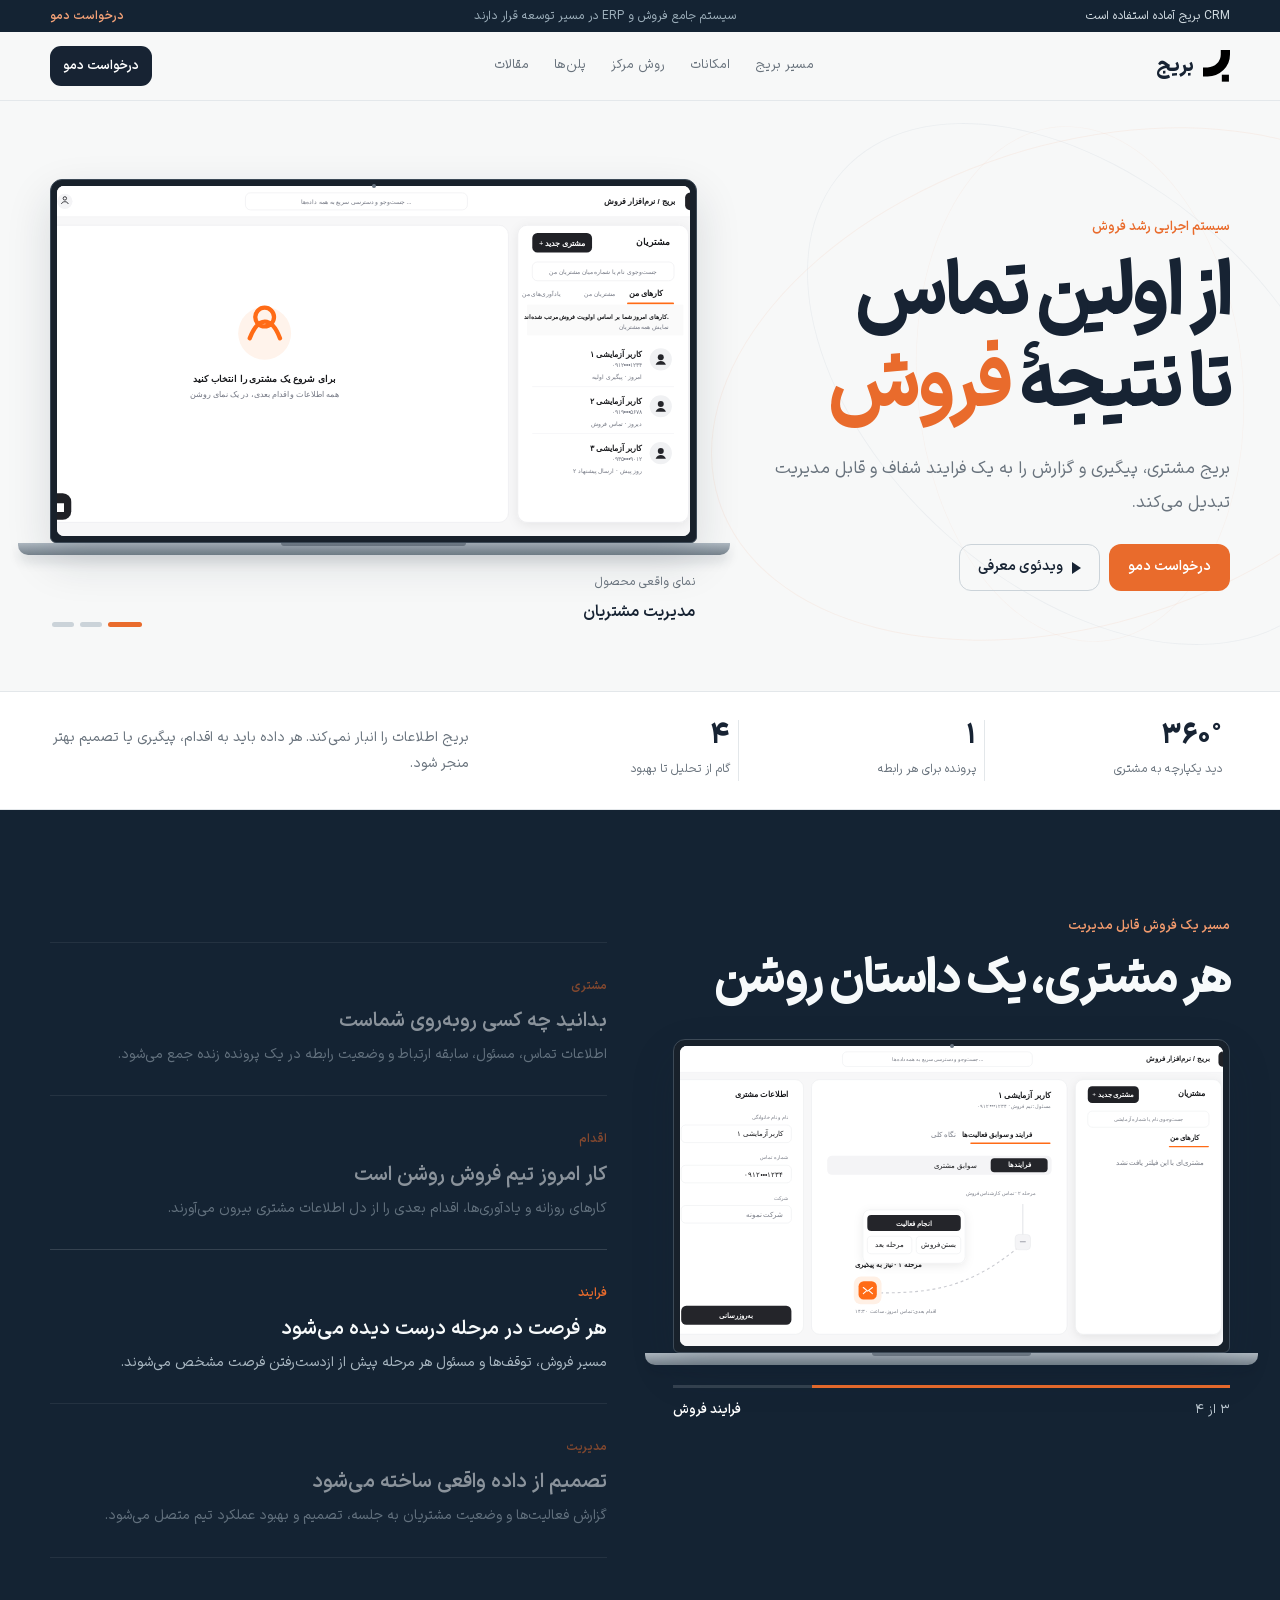
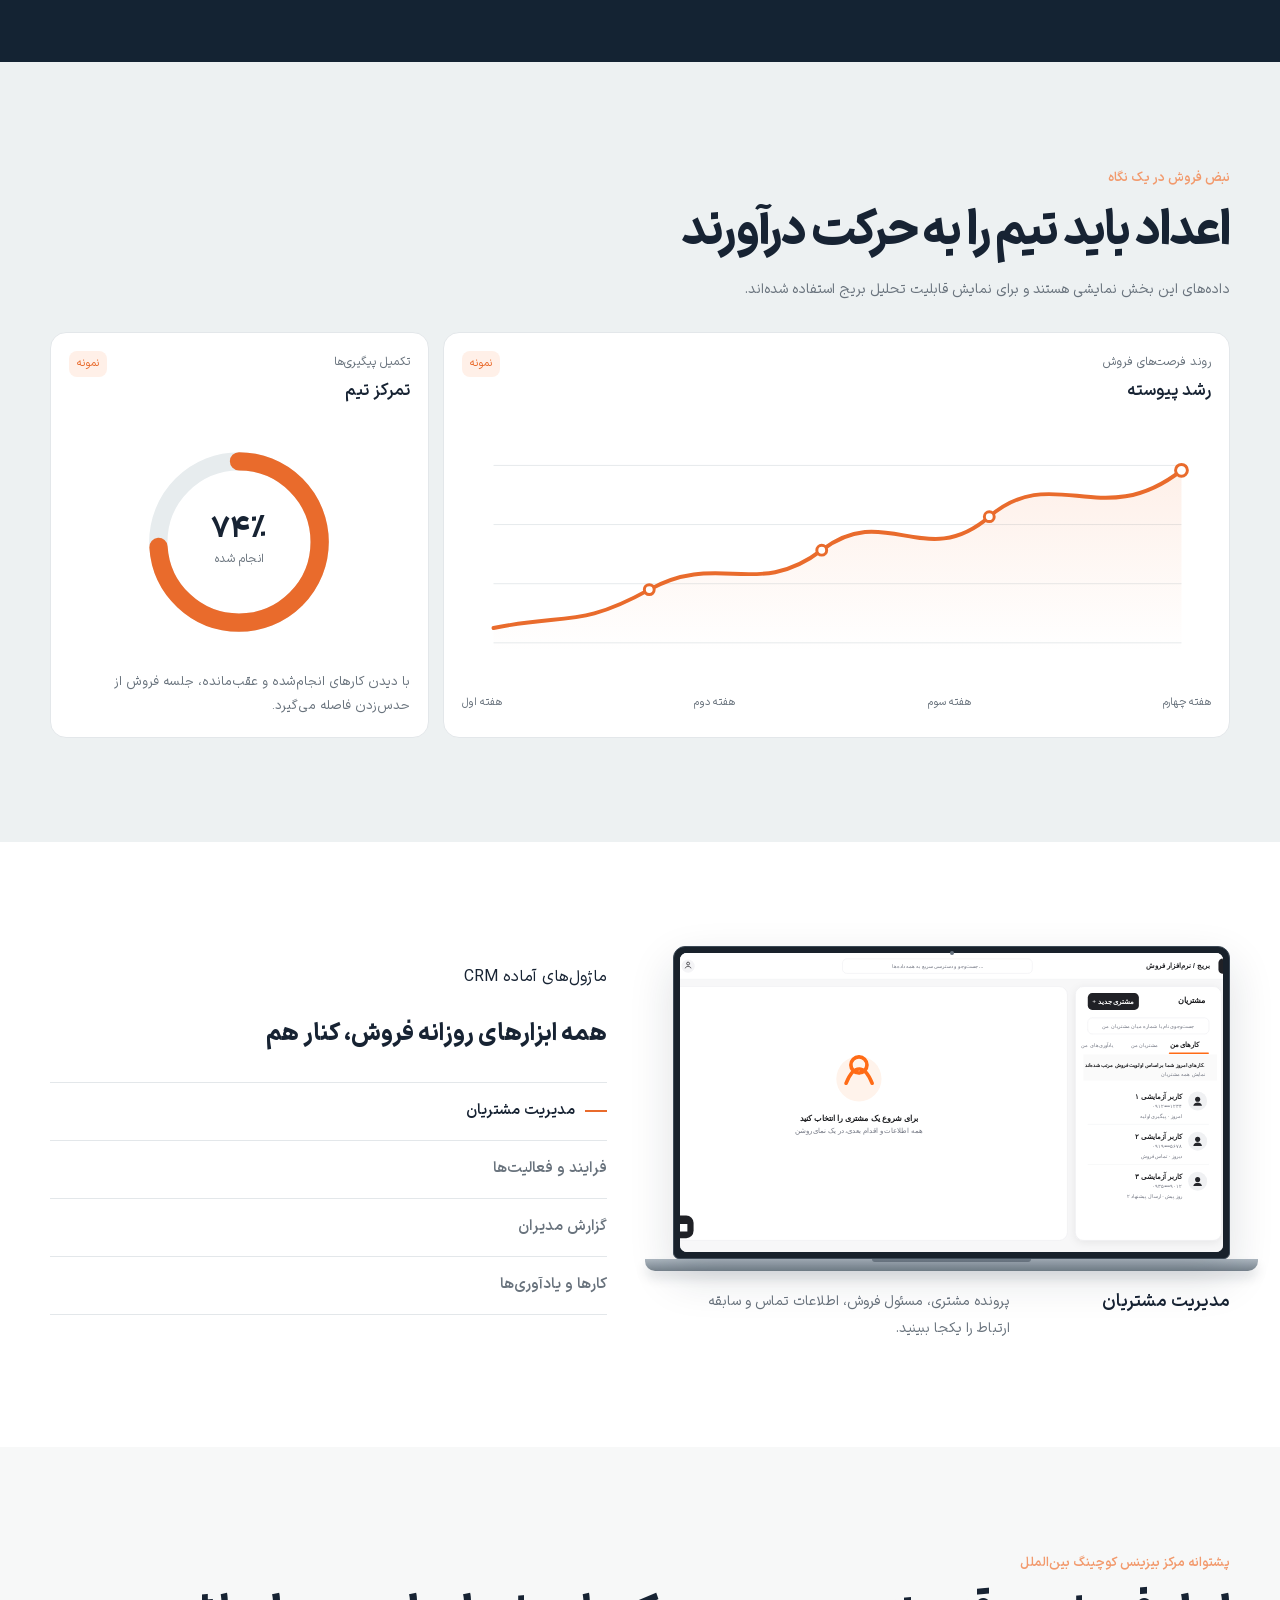
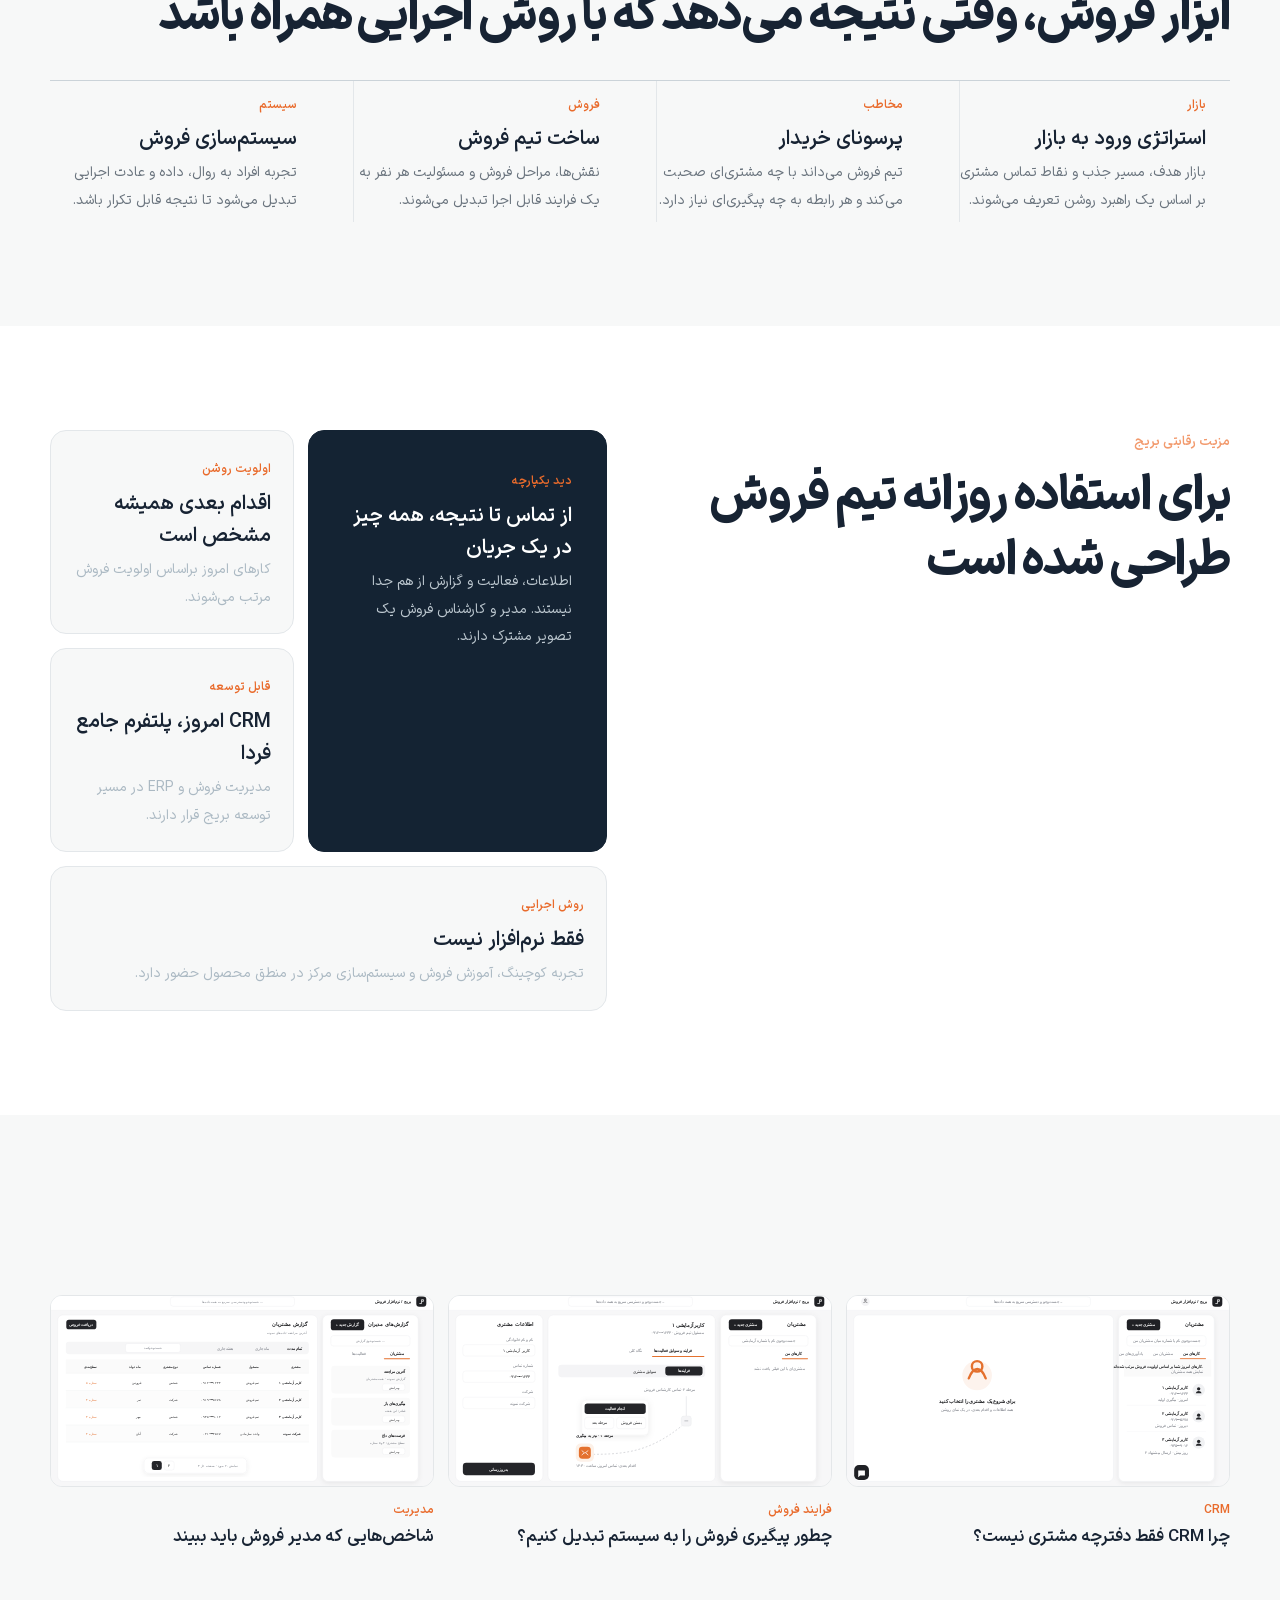
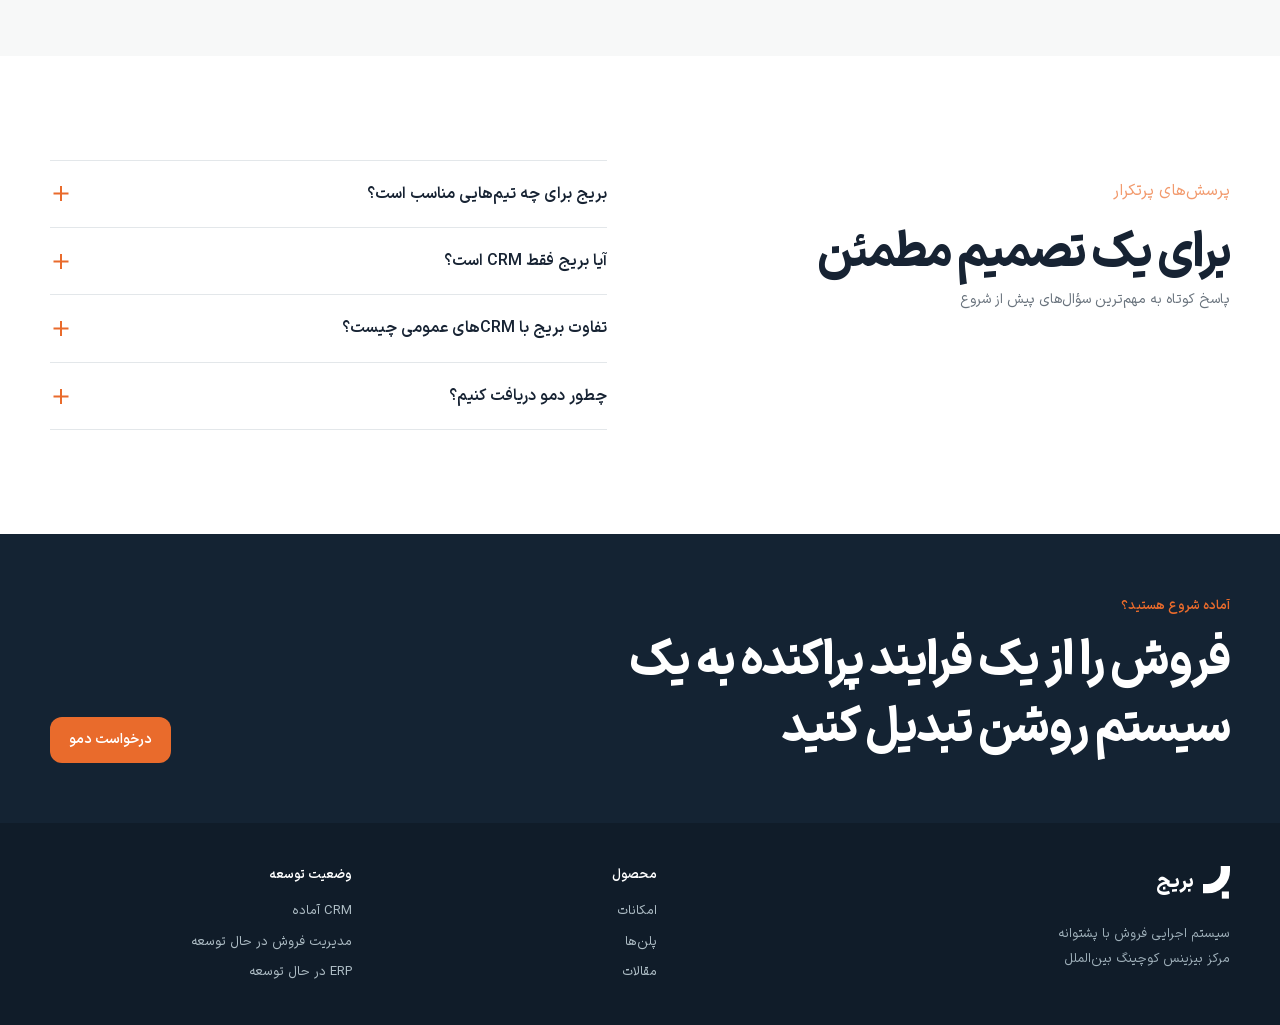
<file: index.html>
<!doctype html>
<html lang="fa" dir="rtl">
<head>
  <meta charset="utf-8">
  <meta name="viewport" content="width=device-width, initial-scale=1">
  <meta name="description" content="بریج، پلتفرم مدیریت ارتباط با مشتری و سیستم اجرایی فروش با پشتوانه مرکز بیزینس کوچینگ بین‌الملل.">
  <title>بریج | سیستم اجرایی فروش</title>
  <link rel="stylesheet" href="fonts.css?v=2">
  <link rel="stylesheet" href="bridge-v4.css?v=6">
  <link rel="icon" type="image/svg+xml" href="assets/bridge-logo.svg">
  <script>document.documentElement.classList.add('js')</script>
</head>
<body>
  <div class="scroll-progress" aria-hidden="true"></div>

  <div class="announcement">
    <div class="container announcement-inner">
      <span>CRM بریج آماده استفاده است</span>
      <span class="announcement-note">سیستم جامع فروش و ERP در مسیر توسعه قرار دارند</span>
      <a href="#demo">درخواست دمو</a>
    </div>
  </div>

  <header class="site-header">
    <div class="container nav-wrap">
      <a class="brand" href="#top" aria-label="بریج، صفحه اصلی">
        <span class="brand-mark" aria-hidden="true"><img src="assets/bridge-logo.svg" alt=""></span>
        <strong>بریج</strong>
      </a>
      <nav aria-label="منوی اصلی">
        <a href="#story">مسیر بریج</a>
        <a href="#modules">امکانات</a>
        <a href="#method">روش مرکز</a>
        <a href="pricing.html">پلن‌ها</a>
        <a href="articles.html">مقالات</a>
      </nav>
      <a class="nav-cta" href="#demo">درخواست دمو</a>
    </div>
  </header>

  <main>
    <section class="hero" id="top">
      <div class="hero-orbit" aria-hidden="true"><i></i><i></i><i></i></div>
      <div class="container hero-grid">
        <div class="hero-copy">
          <p class="hero-kicker">سیستم اجرایی رشد فروش</p>
          <h1><span>از اولین تماس</span><span>تا نتیجهٔ <em>فروش</em></span></h1>
          <p class="hero-lead">بریج مشتری، پیگیری و گزارش را به یک فرایند شفاف و قابل مدیریت تبدیل می‌کند.</p>
          <div class="hero-actions">
            <a class="button primary" href="#demo">درخواست دمو</a>
            <button class="button secondary" id="openVideo" type="button"><span class="play-icon" aria-hidden="true"></span> ویدئوی معرفی</button>
          </div>
        </div>

        <div class="hero-product" data-reveal>
          <div class="product-glow" aria-hidden="true"></div>
          <div class="macbook hero-macbook">
            <div class="macbook-lid">
              <span class="camera" aria-hidden="true"></span>
              <img id="heroImage" src="assets/bridge-crm-customers-demo.svg" alt="نمای آزمایشی مدیریت مشتریان در نرم‌افزار بریج">
            </div>
            <div class="macbook-base"><i></i></div>
          </div>
          <div class="slider-info">
            <div><small>نمای واقعی محصول</small><strong id="heroSlideTitle">مدیریت مشتریان</strong></div>
            <div class="slider-controls" aria-label="انتخاب تصویر محصول">
              <button class="slide-dot active" type="button" data-slide="0" aria-label="مدیریت مشتریان"></button>
              <button class="slide-dot" type="button" data-slide="1" aria-label="فرایند فروش"></button>
              <button class="slide-dot" type="button" data-slide="2" aria-label="گزارش‌های مدیریتی"></button>
            </div>
          </div>
        </div>
      </div>
    </section>

    <section class="proof-band" aria-label="ارزش‌های اصلی بریج">
      <div class="container proof-grid">
        <article data-reveal><strong data-count="360" data-suffix="°">۳۶۰°</strong><span>دید یکپارچه به مشتری</span></article>
        <article data-reveal><strong data-count="1">۱</strong><span>پرونده برای هر رابطه</span></article>
        <article data-reveal><strong data-count="4">۴</strong><span>گام از تحلیل تا بهبود</span></article>
        <p data-reveal>بریج اطلاعات را انبار نمی‌کند. هر داده باید به اقدام، پیگیری یا تصمیم بهتر منجر شود.</p>
      </div>
    </section>

    <section class="story section" id="story">
      <div class="container story-grid">
        <div class="story-stage">
          <div class="story-heading" data-reveal>
            <p>مسیر یک فروش قابل مدیریت</p>
            <h2>هر مشتری، یک داستان روشن</h2>
          </div>
          <div class="macbook story-macbook" data-reveal>
            <div class="macbook-lid">
              <span class="camera" aria-hidden="true"></span>
              <img id="storyImage" src="assets/bridge-crm-customers-demo.svg" alt="نمای آزمایشی مرحله فعال در بریج">
            </div>
            <div class="macbook-base"><i></i></div>
          </div>
          <div class="story-progress" aria-hidden="true"><span id="storyProgress"></span></div>
          <div class="story-status"><span id="storyNumber">۱ از ۴</span><strong id="storyLabel">شناخت مشتری</strong></div>
        </div>

        <div class="story-steps">
          <article class="story-step active" data-step="1" data-label="شناخت مشتری" data-image="assets/bridge-crm-customers-demo.svg">
            <span>مشتری</span>
            <h3>بدانید چه کسی روبه‌روی شماست</h3>
            <p>اطلاعات تماس، مسئول، سابقه ارتباط و وضعیت رابطه در یک پرونده زنده جمع می‌شود.</p>
          </article>
          <article class="story-step" data-step="2" data-label="اقدام بعدی" data-image="assets/bridge-crm-customers-demo.svg">
            <span>اقدام</span>
            <h3>کار امروز تیم فروش روشن است</h3>
            <p>کارهای روزانه و یادآوری‌ها، اقدام بعدی را از دل اطلاعات مشتری بیرون می‌آورند.</p>
          </article>
          <article class="story-step" data-step="3" data-label="فرایند فروش" data-image="assets/bridge-crm-workflow-demo.svg">
            <span>فرایند</span>
            <h3>هر فرصت در مرحله درست دیده می‌شود</h3>
            <p>مسیر فروش، توقف‌ها و مسئول هر مرحله پیش از ازدست‌رفتن فرصت مشخص می‌شوند.</p>
          </article>
          <article class="story-step" data-step="4" data-label="تصمیم مدیریتی" data-image="assets/bridge-crm-reports-demo.svg">
            <span>مدیریت</span>
            <h3>تصمیم از داده واقعی ساخته می‌شود</h3>
            <p>گزارش فعالیت‌ها و وضعیت مشتریان به جلسه، تصمیم و بهبود عملکرد تیم متصل می‌شود.</p>
          </article>
        </div>
      </div>
    </section>

    <section class="pulse section" id="pulse">
      <div class="container">
        <div class="section-copy" data-reveal>
          <p>نبض فروش در یک نگاه</p>
          <h2>اعداد باید تیم را به حرکت درآورند</h2>
          <span>داده‌های این بخش نمایشی هستند و برای نمایش قابلیت تحلیل بریج استفاده شده‌اند.</span>
        </div>
        <div class="pulse-grid">
          <article class="trend-card chart-card" data-chart data-reveal>
            <div class="chart-head"><div><small>روند فرصت‌های فروش</small><strong>رشد پیوسته</strong></div><span>نمونه</span></div>
            <svg class="line-chart" viewBox="0 0 760 260" role="img" aria-label="نمودار خطی نمونه رشد فرصت‌های فروش">
              <defs><linearGradient id="areaGradient" x1="0" y1="0" x2="0" y2="1"><stop offset="0" stop-color="#f36f2b" stop-opacity=".38"/><stop offset="1" stop-color="#f36f2b" stop-opacity="0"/></linearGradient></defs>
              <g class="chart-grid-lines"><path d="M32 40H730M32 100H730M32 160H730M32 220H730"/></g>
              <path class="trend-area" d="M32 205 C105 190 120 205 190 166 S300 176 365 126 S470 148 535 92 S650 108 730 45 L730 230 L32 230 Z"/>
              <path class="trend-line" pathLength="1" d="M32 205 C105 190 120 205 190 166 S300 176 365 126 S470 148 535 92 S650 108 730 45"/>
              <g class="chart-points"><circle cx="190" cy="166" r="5"/><circle cx="365" cy="126" r="5"/><circle cx="535" cy="92" r="5"/><circle cx="730" cy="45" r="6"/></g>
            </svg>
            <div class="chart-months"><span>هفته اول</span><span>هفته دوم</span><span>هفته سوم</span><span>هفته چهارم</span></div>
          </article>

          <article class="donut-card chart-card" data-chart data-reveal>
            <div class="chart-head"><div><small>تکمیل پیگیری‌ها</small><strong>تمرکز تیم</strong></div><span>نمونه</span></div>
            <div class="donut-wrap">
              <svg class="donut" viewBox="0 0 180 180" role="img" aria-label="نمودار دونات نمونه تکمیل پیگیری‌ها">
                <circle class="donut-track" cx="90" cy="90" r="66" pathLength="100"/>
                <circle class="donut-value" cx="90" cy="90" r="66" pathLength="100"/>
              </svg>
              <div><strong data-count="74" data-suffix="٪">۷۴٪</strong><span>انجام شده</span></div>
            </div>
            <p>با دیدن کارهای انجام‌شده و عقب‌مانده، جلسه فروش از حدس‌زدن فاصله می‌گیرد.</p>
          </article>
        </div>
      </div>
    </section>

    <section class="modules section" id="modules">
      <div class="container modules-layout">
        <div class="module-copy" data-reveal>
          <p>ماژول‌های آماده CRM</p>
          <h2>همه ابزارهای روزانه فروش، کنار هم</h2>
          <div class="module-tabs" role="tablist" aria-label="ماژول‌های بریج">
            <button class="module-tab active" type="button" role="tab" aria-selected="true" data-image="assets/bridge-crm-customers-demo.svg" data-title="مدیریت مشتریان" data-copy="پرونده مشتری، مسئول فروش، اطلاعات تماس و سابقه ارتباط را یکجا ببینید.">مدیریت مشتریان</button>
            <button class="module-tab" type="button" role="tab" aria-selected="false" data-image="assets/bridge-crm-workflow-demo.svg" data-title="فرایند و فعالیت‌ها" data-copy="مراحل فروش، اقدام بعدی و سابقه فعالیت‌ها را در یک مسیر روشن مدیریت کنید.">فرایند و فعالیت‌ها</button>
            <button class="module-tab" type="button" role="tab" aria-selected="false" data-image="assets/bridge-crm-reports-demo.svg" data-title="گزارش مدیران" data-copy="با فیلترهای کاربردی و گزارش‌های واقعی، عملکرد تیم و مشتریان را تحلیل کنید.">گزارش مدیران</button>
            <button class="module-tab" type="button" role="tab" aria-selected="false" data-image="assets/bridge-crm-customers-demo.svg" data-title="کارها و یادآوری‌ها" data-copy="اولویت‌های روزانه را ببینید و پیگیری هیچ مشتری را فراموش نکنید.">کارها و یادآوری‌ها</button>
          </div>
        </div>
        <div class="module-view" data-reveal>
          <div class="macbook module-macbook">
            <div class="macbook-lid">
              <span class="camera" aria-hidden="true"></span>
              <img id="moduleImage" src="assets/bridge-crm-customers-demo.svg" alt="نمای آزمایشی ماژول فعال بریج">
            </div>
            <div class="macbook-base"><i></i></div>
          </div>
          <div class="module-caption"><strong id="moduleTitle">مدیریت مشتریان</strong><p id="moduleCopy">پرونده مشتری، مسئول فروش، اطلاعات تماس و سابقه ارتباط را یکجا ببینید.</p></div>
        </div>
      </div>
    </section>

    <section class="method section" id="method">
      <div class="container">
        <div class="method-heading" data-reveal>
          <p>پشتوانه مرکز بیزینس کوچینگ بین‌الملل</p>
          <h2>ابزار فروش، وقتی نتیجه می‌دهد که با روش اجرایی همراه باشد</h2>
        </div>
        <div class="method-grid">
      <article data-reveal><span>بازار</span><h3>استراتژی ورود به بازار</h3><p>بازار هدف، مسیر جذب و نقاط تماس مشتری بر اساس یک راهبرد روشن تعریف می‌شوند.</p></article>
      <article data-reveal><span>مخاطب</span><h3>پرسونای خریدار</h3><p>تیم فروش می‌داند با چه مشتری‌ای صحبت می‌کند و هر رابطه به چه پیگیری‌ای نیاز دارد.</p></article>
      <article data-reveal><span>فروش</span><h3>ساخت تیم فروش</h3><p>نقش‌ها، مراحل فروش و مسئولیت هر نفر به یک فرایند قابل اجرا تبدیل می‌شوند.</p></article>
      <article data-reveal><span>سیستم</span><h3>سیستم‌سازی فروش</h3><p>تجربه افراد به روال، داده و عادت اجرایی تبدیل می‌شود تا نتیجه قابل تکرار باشد.</p></article>
        </div>
      </div>
    </section>

    <section class="advantages section">
      <div class="container advantages-layout">
        <div class="advantages-heading" data-reveal>
          <p>مزیت رقابتی بریج</p>
          <h2>برای استفاده روزانه تیم فروش طراحی شده است</h2>
        </div>
        <div class="advantage-grid">
          <article class="advantage-main" data-reveal><span>دید یکپارچه</span><h3>از تماس تا نتیجه، همه چیز در یک جریان</h3><p>اطلاعات، فعالیت و گزارش از هم جدا نیستند. مدیر و کارشناس فروش یک تصویر مشترک دارند.</p></article>
          <article data-reveal><span>اولویت روشن</span><h3>اقدام بعدی همیشه مشخص است</h3><p>کارهای امروز براساس اولویت فروش مرتب می‌شوند.</p></article>
          <article data-reveal><span>قابل توسعه</span><h3>CRM امروز، پلتفرم جامع فردا</h3><p>مدیریت فروش و ERP در مسیر توسعه بریج قرار دارند.</p></article>
          <article class="advantage-wide" data-reveal><span>روش اجرایی</span><h3>فقط نرم‌افزار نیست</h3><p>تجربه کوچینگ، آموزش فروش و سیستم‌سازی مرکز در منطق محصول حضور دارد.</p></article>
        </div>
      </div>
    </section>

    <section class="insights section">
      <div class="container">
        <div class="insights-heading" data-reveal><h2>دانش فروش و سیستم‌سازی</h2><a href="articles.html">مشاهده همه مقالات</a></div>
        <div class="insight-grid">
          <a href="articles.html" data-reveal><img src="assets/bridge-crm-customers-demo.svg" alt="نمای آزمایشی مدیریت مشتریان بریج"><span>CRM</span><h3>چرا CRM فقط دفترچه مشتری نیست؟</h3></a>
          <a href="articles.html" data-reveal><img src="assets/bridge-crm-workflow-demo.svg" alt="نمای آزمایشی فرایند فروش بریج"><span>فرایند فروش</span><h3>چطور پیگیری فروش را به سیستم تبدیل کنیم؟</h3></a>
          <a href="articles.html" data-reveal><img src="assets/bridge-crm-reports-demo.svg" alt="نمای آزمایشی گزارش‌های بریج"><span>مدیریت</span><h3>شاخص‌هایی که مدیر فروش باید ببیند</h3></a>
        </div>
      </div>
    </section>

    <section class="faq section">
      <div class="container faq-layout">
        <div data-reveal><p>پرسش‌های پرتکرار</p><h2>برای یک تصمیم مطمئن</h2><span>پاسخ کوتاه به مهم‌ترین سؤال‌های پیش از شروع</span></div>
        <div class="faq-list" data-reveal>
          <details><summary>بریج برای چه تیم‌هایی مناسب است؟<i></i></summary><p>برای تیم‌های فروش کوچک و متوسط و مدیرانی که می‌خواهند مشتری، اقدام و عملکرد را یکپارچه ببینند.</p></details>
          <details><summary>آیا بریج فقط CRM است؟<i></i></summary><p>نسخه CRM آماده است و سیستم جامع مدیریت فروش و ERP در مسیر توسعه قرار دارند.</p></details>
          <details><summary>تفاوت بریج با CRMهای عمومی چیست؟<i></i></summary><p>بریج ابزار روزانه فروش را به منطق تحلیل، هدف‌گذاری و سیستم‌سازی مرکز متصل می‌کند.</p></details>
          <details><summary>چطور دمو دریافت کنیم؟<i></i></summary><p>درخواست خود را ثبت کنید تا دموی متناسب با فرایند فروش شما ارائه شود.</p></details>
        </div>
      </div>
    </section>

    <section class="final-cta" id="demo">
      <div class="container final-cta-inner" data-reveal>
        <div><p>آماده شروع هستید؟</p><h2>فروش را از یک فرایند پراکنده به یک سیستم روشن تبدیل کنید</h2></div>
        <a class="button primary" href="mailto:hello@ibcbridgeai.org">درخواست دمو</a>
      </div>
    </section>
  </main>

  <footer>
    <div class="container footer-grid">
      <div><a class="brand footer-brand" href="#top"><span class="brand-mark" aria-hidden="true"><img src="assets/bridge-logo.svg" alt=""></span><strong>بریج</strong></a><p>سیستم اجرایی فروش با پشتوانه مرکز بیزینس کوچینگ بین‌الملل</p></div>
      <div><strong>محصول</strong><a href="#modules">امکانات</a><a href="pricing.html">پلن‌ها</a><a href="articles.html">مقالات</a></div>
      <div><strong>وضعیت توسعه</strong><span>CRM آماده</span><span>مدیریت فروش در حال توسعه</span><span>ERP در حال توسعه</span></div>
    </div>
  </footer>

  <dialog class="video-dialog" id="videoDialog" aria-labelledby="videoTitle">
    <button class="dialog-close" id="closeVideo" type="button" aria-label="بستن ویدئو">×</button>
    <div class="video-placeholder"><span class="play-large" aria-hidden="true"></span><h2 id="videoTitle">ویدئوی معرفی بریج</h2><p>فایل ویدئوی نهایی در این قاب قرار می‌گیرد.</p></div>
  </dialog>

  <button class="back-to-top" type="button" aria-label="بازگشت به بالای صفحه" title="بازگشت به بالا">↑</button>

  <script src="bridge-v3.js"></script>
  <script src="back-to-top.js"></script>
</body>
</html>
</file>
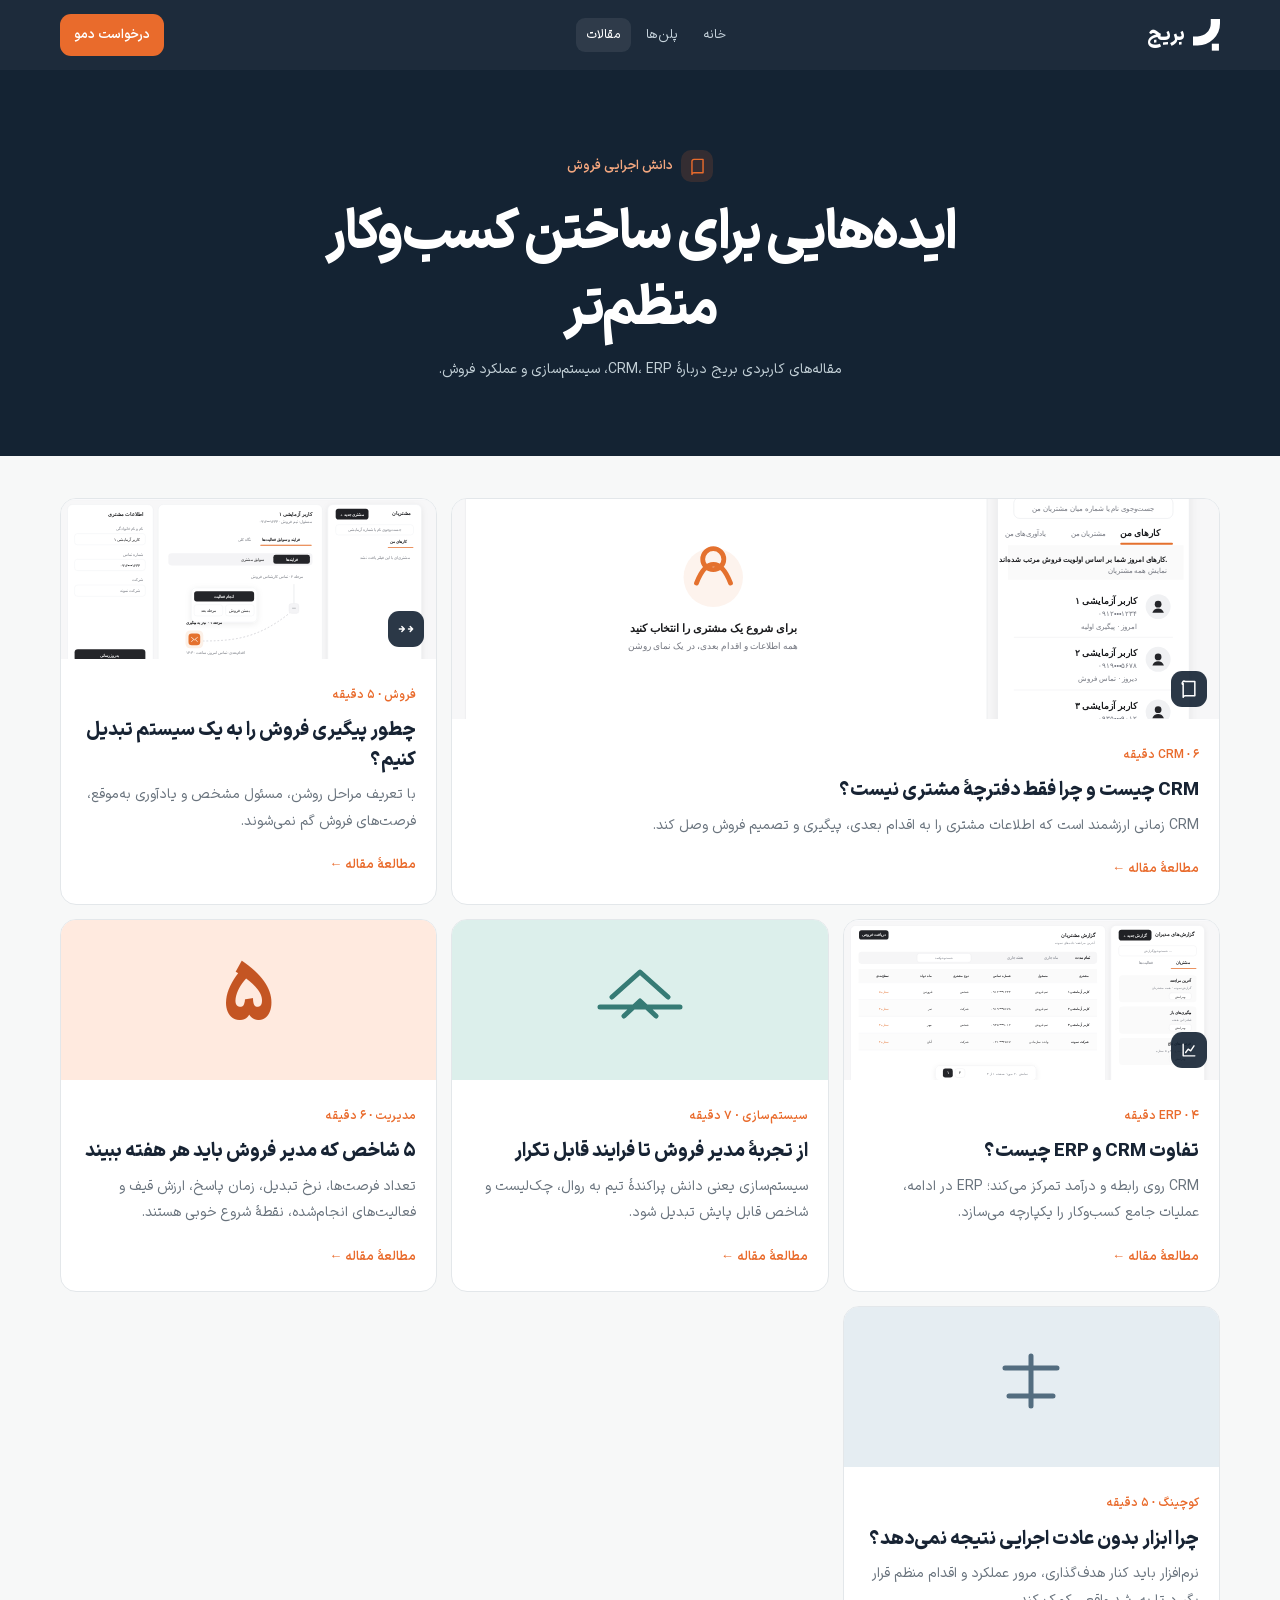
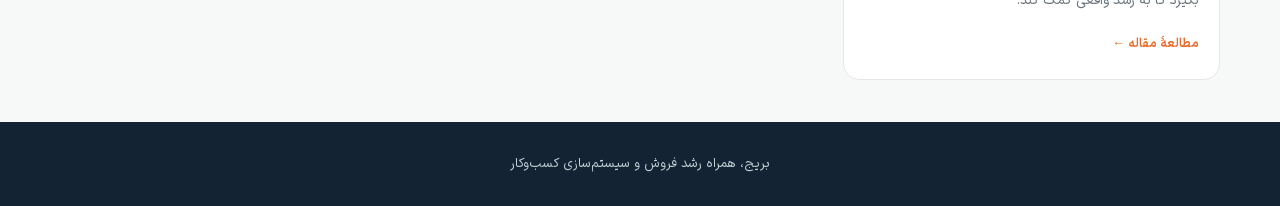
<file: articles.html>
<!doctype html>
<html lang="fa" dir="rtl">
<head><meta charset="utf-8"><meta name="viewport" content="width=device-width,initial-scale=1"><title>مقالات بریج | فروش، CRM و ERP</title><link rel="stylesheet" href="fonts.css?v=2"><link rel="stylesheet" href="pages-v2.css?v=3"><link rel="icon" type="image/svg+xml" href="assets/bridge-logo.svg"></head>
<body>
<header><a class="brand" href="index.html"><span class="brand-mark" aria-hidden="true"><img src="assets/bridge-logo.svg" alt=""></span>بریج</a><nav><a href="index.html">خانه</a><a href="pricing.html">پلن‌ها</a><a class="active" href="articles.html">مقالات</a></nav><a class="cta" href="index.html#demo">درخواست دمو</a></header>
<main><section class="page-hero articles-hero"><div class="hero-kicker"><span class="hero-icon"><svg viewBox="0 0 24 24"><path d="M5 5.5A2.5 2.5 0 0 1 7.5 3H19v17H7.5A2.5 2.5 0 0 0 5 22V5.5ZM5 5.5V19" fill="none" stroke="currentColor" stroke-width="1.8" stroke-linecap="round" stroke-linejoin="round"/></svg></span>دانش اجرایی فروش</div><h1>ایده‌هایی برای ساختن کسب‌وکار منظم‌تر</h1><p>مقاله‌های کاربردی بریج دربارهٔ CRM، ERP، سیستم‌سازی و عملکرد فروش.</p></section><section class="article-grid"><article class="article-card featured-article"><div class="article-image"><img src="assets/bridge-crm-customers-demo.svg" alt="نمای آزمایشی مدیریت مشتریان در بریج"><span class="article-icon"><svg viewBox="0 0 24 24"><path d="M5 18.5V6.8A1.8 1.8 0 0 1 7.5 3H19v17H7.5A2.5 2.5 0 0 0 5 22V5.5ZM5 5.5V19" fill="none" stroke="currentColor" stroke-width="1.8" stroke-linecap="round" stroke-linejoin="round"/></svg></span></div><div class="article-body"><span>CRM · ۶ دقیقه</span><h2>CRM چیست و چرا فقط دفترچهٔ مشتری نیست؟</h2><p>CRM زمانی ارزشمند است که اطلاعات مشتری را به اقدام بعدی، پیگیری و تصمیم فروش وصل کند.</p><a href="#">مطالعهٔ مقاله <b>←</b></a></div></article><article class="article-card"><div class="article-image"><img src="assets/bridge-crm-workflow-demo.svg" alt="نمای آزمایشی فرایند فروش در بریج"><span class="article-icon"><svg viewBox="0 0 24 24"><path d="M4 12h5m6 0h5M7 9l3 3-3 3m10-6 3 3-3 3" fill="none" stroke="currentColor" stroke-width="1.7" stroke-linecap="round" stroke-linejoin="round"/></svg></span></div><div class="article-body"><span>فروش · ۵ دقیقه</span><h2>چطور پیگیری فروش را به یک سیستم تبدیل کنیم؟</h2><p>با تعریف مراحل روشن، مسئول مشخص و یادآوری به‌موقع، فرصت‌های فروش گم نمی‌شوند.</p><a href="#">مطالعهٔ مقاله <b>←</b></a></div></article><article class="article-card"><div class="article-image"><img src="assets/bridge-crm-reports-demo.svg" alt="نمای آزمایشی گزارش‌های مدیریتی بریج"><span class="article-icon"><svg viewBox="0 0 24 24"><path d="M5 19V5m0 14h14M8 15l3-4 3 2 4-6" fill="none" stroke="currentColor" stroke-width="1.7" stroke-linecap="round" stroke-linejoin="round"/></svg></span></div><div class="article-body"><span>ERP · ۴ دقیقه</span><h2>تفاوت CRM و ERP چیست؟</h2><p>CRM روی رابطه و درآمد تمرکز می‌کند؛ ERP در ادامه، عملیات جامع کسب‌وکار را یکپارچه می‌سازد.</p><a href="#">مطالعهٔ مقاله <b>←</b></a></div></article><article class="article-card"><div class="article-image tint-teal"><span class="big-mark"><svg viewBox="0 0 100 70"><path d="M10 48h80M22 38l28-25 28 25M34 57l16-15 16 15" fill="none" stroke="currentColor" stroke-width="5" stroke-linecap="round" stroke-linejoin="round"/></svg></span></div><div class="article-body"><span>سیستم‌سازی · ۷ دقیقه</span><h2>از تجربهٔ مدیر فروش تا فرایند قابل تکرار</h2><p>سیستم‌سازی یعنی دانش پراکندهٔ تیم به روال، چک‌لیست و شاخص قابل پایش تبدیل شود.</p><a href="#">مطالعهٔ مقاله <b>←</b></a></div></article><article class="article-card"><div class="article-image tint-orange"><span class="big-number">۵</span></div><div class="article-body"><span>مدیریت · ۶ دقیقه</span><h2>۵ شاخص که مدیر فروش باید هر هفته ببیند</h2><p>تعداد فرصت‌ها، نرخ تبدیل، زمان پاسخ، ارزش قیف و فعالیت‌های انجام‌شده، نقطهٔ شروع خوبی هستند.</p><a href="#">مطالعهٔ مقاله <b>←</b></a></div></article><article class="article-card"><div class="article-image tint-blue"><span class="big-mark"><svg viewBox="0 0 100 70"><path d="M50 10v50M24 22h52M28 50h44" fill="none" stroke="currentColor" stroke-width="5" stroke-linecap="round"/></svg></span></div><div class="article-body"><span>کوچینگ · ۵ دقیقه</span><h2>چرا ابزار بدون عادت اجرایی نتیجه نمی‌دهد؟</h2><p>نرم‌افزار باید کنار هدف‌گذاری، مرور عملکرد و اقدام منظم قرار بگیرد تا به رشد واقعی کمک کند.</p><a href="#">مطالعهٔ مقاله <b>←</b></a></div></article></section></main><footer>بریج، همراه رشد فروش و سیستم‌سازی کسب‌وکار</footer>
<button class="back-to-top" type="button" aria-label="بازگشت به بالای صفحه" title="بازگشت به بالا">↑</button><script src="back-to-top.js"></script>
</body></html>
</file>
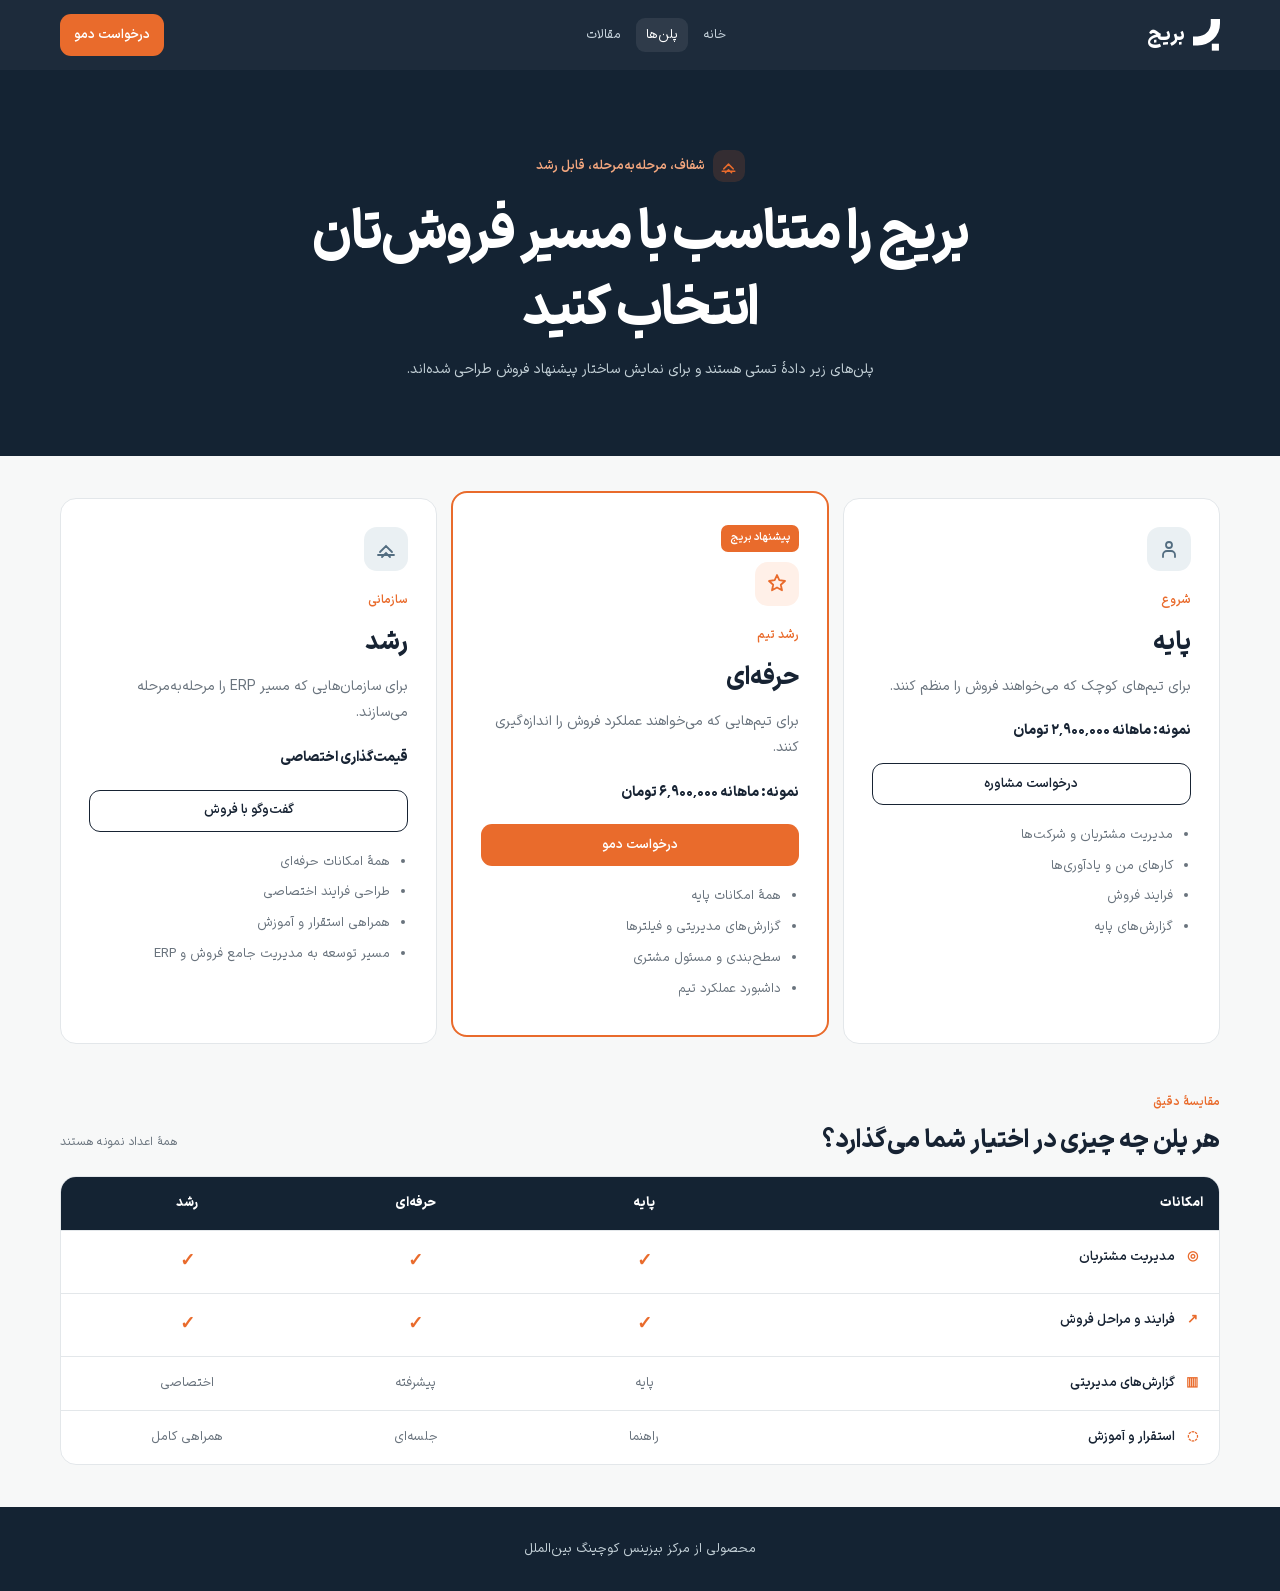
<file: pricing.html>
<!doctype html>
<html lang="fa" dir="rtl">
<head><meta charset="utf-8"><meta name="viewport" content="width=device-width,initial-scale=1"><title>پلن‌ها و مقایسه امکانات | بریج</title><link rel="stylesheet" href="fonts.css?v=2"><link rel="stylesheet" href="pages-v2.css?v=3"><link rel="icon" type="image/svg+xml" href="assets/bridge-logo.svg"></head>
<body>
<header><a class="brand" href="index.html"><span class="brand-mark" aria-hidden="true"><img src="assets/bridge-logo.svg" alt=""></span>بریج</a><nav><a href="index.html">خانه</a><a class="active" href="pricing.html">پلن‌ها</a><a href="articles.html">مقالات</a></nav><a class="cta" href="index.html#demo">درخواست دمو</a></header>
<main>
  <section class="page-hero pricing-hero"><div class="hero-kicker"><span class="hero-icon"><svg viewBox="0 0 24 24"><path d="M4 18h16M6 15l6-6 6 6M8 20l4-4 4 4" fill="none" stroke="currentColor" stroke-width="1.8" stroke-linecap="round" stroke-linejoin="round"/></svg></span>شفاف، مرحله‌به‌مرحله، قابل رشد</div><h1>بریج را متناسب با مسیر فروش‌تان انتخاب کنید</h1><p>پلن‌های زیر دادهٔ تستی هستند و برای نمایش ساختار پیشنهاد فروش طراحی شده‌اند.</p></section>
  <section class="plans"><article class="plan"><div class="plan-icon"><svg viewBox="0 0 24 24"><path d="M6 20v-2a4 4 0 0 1 4-4h4a4 4 0 0 1 4 4v2M12 11a3 3 0 1 0 0-6 3 3 0 0 0 0 6Z" fill="none" stroke="currentColor" stroke-width="1.8" stroke-linecap="round"/></svg></div><span class="tag">شروع</span><h2>پایه</h2><p>برای تیم‌های کوچک که می‌خواهند فروش را منظم کنند.</p><strong>نمونه: ماهانه ۲٬۹۰۰٬۰۰۰ تومان</strong><a class="outline" href="index.html#demo">درخواست مشاوره</a><ul><li>مدیریت مشتریان و شرکت‌ها</li><li>کارهای من و یادآوری‌ها</li><li>فرایند فروش</li><li>گزارش‌های پایه</li></ul></article><article class="plan featured"><div class="plan-ribbon">پیشنهاد بریج</div><div class="plan-icon orange"><svg viewBox="0 0 24 24"><path d="m12 3 2.3 5.2L20 9l-4.2 3.7 1.2 5.6-5-2.8-5 2.8 1.2-5.6L4 9l5.7-.8L12 3Z" fill="none" stroke="currentColor" stroke-width="1.8" stroke-linejoin="round"/></svg></div><span class="tag">رشد تیم</span><h2>حرفه‌ای</h2><p>برای تیم‌هایی که می‌خواهند عملکرد فروش را اندازه‌گیری کنند.</p><strong>نمونه: ماهانه ۶٬۹۰۰٬۰۰۰ تومان</strong><a class="solid" href="index.html#demo">درخواست دمو</a><ul><li>همهٔ امکانات پایه</li><li>گزارش‌های مدیریتی و فیلترها</li><li>سطح‌بندی و مسئول مشتری</li><li>داشبورد عملکرد تیم</li></ul></article><article class="plan"><div class="plan-icon"><svg viewBox="0 0 24 24"><path d="M4 18h16M6 15l6-6 6 6M8 20l4-4 4 4" fill="none" stroke="currentColor" stroke-width="1.8" stroke-linecap="round"/></svg></div><span class="tag">سازمانی</span><h2>رشد</h2><p>برای سازمان‌هایی که مسیر ERP را مرحله‌به‌مرحله می‌سازند.</p><strong>قیمت‌گذاری اختصاصی</strong><a class="outline" href="index.html#demo">گفت‌وگو با فروش</a><ul><li>همهٔ امکانات حرفه‌ای</li><li>طراحی فرایند اختصاصی</li><li>همراهی استقرار و آموزش</li><li>مسیر توسعه به مدیریت جامع فروش و ERP</li></ul></article></section>
  <section class="compare"><div class="compare-head"><div><span class="tag">مقایسهٔ دقیق</span><h2>هر پلن چه چیزی در اختیار شما می‌گذارد؟</h2></div><span class="compare-note">همهٔ اعداد نمونه هستند</span></div><div class="table"><div class="tr head"><b>امکانات</b><b>پایه</b><b>حرفه‌ای</b><b>رشد</b></div><div class="tr"><span><i class="row-icon">◎</i>مدیریت مشتریان</span><span class="yes">✓</span><span class="yes">✓</span><span class="yes">✓</span></div><div class="tr"><span><i class="row-icon">↗</i>فرایند و مراحل فروش</span><span class="yes">✓</span><span class="yes">✓</span><span class="yes">✓</span></div><div class="tr"><span><i class="row-icon">▥</i>گزارش‌های مدیریتی</span><span>پایه</span><span>پیشرفته</span><span>اختصاصی</span></div><div class="tr"><span><i class="row-icon">◌</i>استقرار و آموزش</span><span>راهنما</span><span>جلسه‌ای</span><span>همراهی کامل</span></div></div></section>
</main><footer>محصولی از مرکز بیزینس کوچینگ بین‌الملل</footer><button class="back-to-top" type="button" aria-label="بازگشت به بالای صفحه" title="بازگشت به بالا">↑</button><script src="back-to-top.js"></script>
</body></html>
</file>
<file: fonts.css>
@font-face {
  font-family: "BridgeIRANSansX";
  src: url("assets/fonts/IRANSansXFaNum-Regular.woff2?v=2") format("woff2");
  font-style: normal;
  font-weight: 400;
  font-display: swap;
}

@font-face {
  font-family: "BridgeIRANSansX";
  src: url("assets/fonts/IRANSansXFaNum-DemiBold.woff2?v=2") format("woff2");
  font-style: normal;
  font-weight: 600;
  font-display: swap;
}

@font-face {
  font-family: "BridgeIRANSansX";
  src: url("assets/fonts/IRANSansXFaNum-ExtraBold.woff2?v=2") format("woff2");
  font-style: normal;
  font-weight: 800;
  font-display: swap;
}
</file>
<file: bridge-v4.css>
:root {
  --paper: #f7f8f8;
  --surface: #ffffff;
  --ink: #172333;
  --muted: #69737d;
  --line: #e3e7ea;
  --line-strong: #cbd3d9;
  --accent: #e96b2c;
  --accent-soft: #fff0e8;
  --night: #142333;
  --ease: cubic-bezier(.2, .75, .25, 1);
  --radius: 16px;
}

* { box-sizing: border-box; }
html { scroll-behavior: smooth; }
body {
  margin: 0;
  color: var(--ink);
  background: var(--paper);
  font-family: "BridgeIRANSansX", Tahoma, sans-serif;
  font-size: 16px;
  font-weight: 400;
  line-height: 1.9;
  text-rendering: optimizeLegibility;
  -webkit-font-smoothing: antialiased;
}

button, a { font-family: inherit; }
a { color: inherit; text-decoration: none; }
button { font: inherit; }
img { display: block; max-width: 100%; }
.container { width: min(100% - 32px, 1180px); margin-inline: auto; }
.scroll-progress { position: fixed; inset: 0 0 auto; z-index: 20; height: 3px; background: var(--accent); transform: scaleX(0); transform-origin: right; pointer-events: none; }
.back-to-top { position: fixed; inset-inline-start: 17px; bottom: 17px; z-index: 25; display: grid; place-items: center; width: 43px; height: 43px; padding: 0; color: #fff; background: var(--ink); border: 1px solid rgba(255,255,255,.16); border-radius: 13px; box-shadow: 0 10px 24px rgba(20,35,51,.17); cursor: pointer; font-size: 23px; line-height: 1; opacity: 0; transform: translateY(10px); pointer-events: none; transition: opacity .25s ease, transform .25s var(--ease), background .25s ease; }
.back-to-top.is-visible { opacity: 1; transform: none; pointer-events: auto; }
.back-to-top:hover, .back-to-top:focus-visible { background: var(--accent); }
.back-to-top:focus-visible { outline: 3px solid rgba(233,107,44,.28); outline-offset: 3px; }

.announcement { display: none; }
.site-header {
  position: sticky;
  top: 0;
  z-index: 10;
  background: rgba(247, 248, 248, .94);
  border-bottom: 1px solid rgba(227, 231, 234, .94);
  backdrop-filter: blur(16px);
}
.nav-wrap { display: grid; grid-template-columns: 1fr auto; align-items: center; gap: 10px 18px; padding-block: 12px; }
.brand { display: inline-flex; align-items: center; gap: 9px; width: fit-content; font-size: 20px; font-weight: 800; }
.brand-mark { display: inline-flex; align-items: center; justify-content: center; width: 27px; height: 33px; flex: 0 0 auto; }
.brand-mark img { display: block; width: 100%; height: 100%; object-fit: contain; }
.site-header nav { grid-column: 1 / -1; display: flex; gap: 7px; min-width: 0; overflow-x: auto; padding: 1px 0 3px; scrollbar-width: none; }
.site-header nav::-webkit-scrollbar { display: none; }
.site-header nav a { flex: 0 0 auto; padding: 5px 10px; color: var(--muted); font-size: 13px; white-space: nowrap; border-radius: 10px; }
.site-header nav a:hover, .site-header nav a:focus-visible { color: var(--ink); background: var(--surface); }
.nav-cta { display: inline-flex; align-items: center; justify-content: center; min-height: 40px; padding: 7px 13px; color: #fff; background: var(--ink); border-radius: 11px; font-size: 13px; font-weight: 600; white-space: nowrap; }
.nav-cta:hover, .nav-cta:focus-visible { background: var(--accent); }

.hero { position: relative; overflow: hidden; padding: 54px 0 44px; background: var(--paper); }
.hero-grid { display: flex; flex-direction: column; gap: 38px; }
.hero-copy { position: relative; z-index: 1; max-width: 640px; }
.hero-kicker, .section-copy > p, .story-heading > p, .method-heading > p, .advantages-heading > p, .faq-layout > .container > p, .final-cta p { margin: 0 0 10px; color: var(--accent); font-size: 13px; font-weight: 600; }
.hero h1 { max-width: 12ch; margin: 0; color: var(--ink); font-size: clamp(2.35rem, 10vw, 4.7rem); font-weight: 800; letter-spacing: -.055em; line-height: 1.22; }
.hero h1 span { display: block; }
.hero h1 em { color: var(--accent); font-style: normal; }
.hero-lead { max-width: 39rem; margin: 19px 0 0; color: var(--muted); font-size: 17px; line-height: 2; }
.hero-actions { display: flex; flex-wrap: wrap; gap: 9px; margin-top: 24px; }
.button { display: inline-flex; align-items: center; justify-content: center; min-height: 46px; padding: 9px 18px; border: 1px solid transparent; border-radius: 12px; cursor: pointer; font-size: 14px; font-weight: 600; transition: transform .25s var(--ease), background .25s ease, border-color .25s ease; }
.button:hover, .button:focus-visible, .nav-cta:hover, .nav-cta:focus-visible { transform: translateY(-2px); }
.button:active, .nav-cta:active { transform: translateY(0) scale(.98); }
.button.primary { color: #fff; background: var(--accent); }
.button.primary:hover, .button.primary:focus-visible { background: #d95d21; }
.button.secondary { color: var(--ink); background: transparent; border-color: var(--line-strong); }
.button.secondary:hover, .button.secondary:focus-visible { border-color: var(--ink); background: var(--surface); }
.play-icon { width: 0; height: 0; margin-left: 9px; border-top: 6px solid transparent; border-bottom: 6px solid transparent; border-right: 0; border-left: 9px solid currentColor; }
.hero-product { position: relative; min-width: 0; }
.product-glow, .hero-orbit { display: none; }
.macbook { width: 100%; min-width: 0; }
.macbook-lid { position: relative; aspect-ratio: 16 / 9; padding: 6px; overflow: hidden; background: #18212b; border: 1px solid #3d4a57; border-radius: 12px 12px 6px 6px; box-shadow: 0 18px 45px rgba(20, 35, 51, .14); }
.macbook-lid img { width: 100%; height: 100%; object-fit: cover; border-radius: 7px; background: #fff; transition: opacity .24s ease, transform .24s var(--ease); }
.macbook-lid img.is-swapping { opacity: .1; transform: scale(.98); }
.camera { position: absolute; top: 4px; left: 50%; z-index: 1; width: 4px; height: 4px; transform: translateX(-50%); border-radius: 50%; background: #66727f; }
.macbook-base { width: 110%; height: 12px; margin-inline: -5%; background: linear-gradient(#aeb8c1, #77838d); border-radius: 0 0 10px 10px; box-shadow: 0 7px 12px rgba(20, 35, 51, .12); }
.macbook-base i { display: block; width: 26%; height: 3px; margin-inline: auto; background: rgba(20, 35, 51, .35); border-radius: 0 0 5px 5px; }
.slider-info { display: flex; align-items: end; justify-content: space-between; gap: 18px; width: 100%; margin-top: 16px; padding-inline: 2px; }
.slider-info small, .chart-head small { display: block; color: var(--muted); font-size: 12px; }
.slider-info strong { display: block; margin-top: 3px; font-size: 16px; font-weight: 600; }
.slider-controls { display: flex; gap: 6px; align-items: center; }
.slide-dot { width: 22px; height: 5px; padding: 0; border: 0; border-radius: 10px; background: var(--line-strong); cursor: pointer; transition: width .3s var(--ease), background .3s ease; }
.slide-dot.active { width: 34px; background: var(--accent); }

.proof-band { padding: 28px 0; background: var(--surface); border-block: 1px solid var(--line); }
.proof-grid { display: grid; grid-template-columns: repeat(3, 1fr); gap: 14px; }
.proof-grid article { padding-inline: 8px; border-left: 1px solid var(--line); }
.proof-grid article:last-of-type { border-left: 0; }
.proof-grid strong { display: block; font-size: 28px; font-weight: 800; line-height: 1.2; }
.proof-grid span { display: block; margin-top: 4px; color: var(--muted); font-size: 12px; }
.proof-grid p { grid-column: 1 / -1; margin: 14px 0 0; color: var(--muted); font-size: 14px; line-height: 1.8; }

.section { padding: 74px 0; }
.story { background: var(--night); color: #f7fafb; }
.story-grid, .modules-layout, .advantages-layout, .faq-layout { display: flex; flex-direction: column; gap: 38px; }
.story-heading h2, .section-copy h2, .method-heading h2, .advantages-heading h2, .faq-layout h2, .insights-heading h2 { margin: 0; font-size: clamp(1.9rem, 7vw, 3rem); font-weight: 800; letter-spacing: -.045em; line-height: 1.35; }
.story-heading > p, .section-copy > p, .method-heading > p, .advantages-heading > p, .faq-layout > div > p { color: #f29a6d; }
.story-stage { order: 1; }
.story-steps { order: 2; }
.story-macbook { margin-top: 26px; }
.story-progress { height: 3px; margin-top: 20px; overflow: hidden; background: rgba(255,255,255,.14); }
.story-progress span { display: block; width: 25%; height: 100%; background: var(--accent); transition: width .55s var(--ease); }
.story-status { display: flex; justify-content: space-between; gap: 16px; margin-top: 10px; color: #bac6cf; font-size: 13px; }
.story-status strong { color: #fff; font-weight: 600; }
.story-step { padding: 27px 0; border-top: 1px solid rgba(255,255,255,.14); opacity: .52; transition: opacity .3s ease, padding .3s var(--ease); }
.story-step:last-child { border-bottom: 1px solid rgba(255,255,255,.14); }
.story-step.active { opacity: 1; }
.story-step > span, .advantage-grid span, .method-grid span { color: var(--accent); font-size: 12px; font-weight: 600; }
.story-step h3, .method-grid h3, .advantage-grid h3 { margin: 5px 0 4px; font-size: 20px; font-weight: 600; line-height: 1.6; }
.story-step p, .method-grid p, .advantage-grid p { margin: 0; color: #abb9c3; font-size: 14px; line-height: 1.95; }

.pulse { background: #edf1f2; }
.section-copy { max-width: 650px; margin-bottom: 28px; }
.section-copy > span { display: block; margin-top: 12px; color: var(--muted); font-size: 14px; }
.pulse-grid { display: grid; gap: 14px; }
.chart-card { padding: 18px; background: var(--surface); border: 1px solid var(--line); border-radius: var(--radius); }
.chart-head { display: flex; align-items: start; justify-content: space-between; gap: 16px; }
.chart-head strong { display: block; margin-top: 2px; font-size: 17px; font-weight: 600; }
.chart-head > span { padding: 3px 8px; color: var(--accent); background: var(--accent-soft); border-radius: 8px; font-size: 11px; }
.line-chart { width: 100%; height: auto; margin-top: 18px; overflow: visible; }
.chart-grid-lines path { fill: none; stroke: #e6eaec; stroke-width: 1; }
.trend-area { fill: url(#areaGradient); opacity: .28; }
.trend-line { fill: none; stroke: var(--accent); stroke-width: 4; stroke-linecap: round; stroke-dasharray: 1; stroke-dashoffset: 1; transition: stroke-dashoffset 1.4s var(--ease); }
.chart-visible .trend-line { stroke-dashoffset: 0; }
.chart-points circle { fill: var(--surface); stroke: var(--accent); stroke-width: 3; opacity: 0; transform: scale(.4); transform-box: fill-box; transform-origin: center; transition: opacity .4s ease, transform .5s var(--ease); }
.chart-visible .chart-points circle { opacity: 1; transform: scale(1); }
.chart-visible .chart-points circle:nth-child(2) { transition-delay: .15s; }
.chart-visible .chart-points circle:nth-child(3) { transition-delay: .3s; }
.chart-visible .chart-points circle:nth-child(4) { transition-delay: .45s; }
.chart-months { display: flex; justify-content: space-between; direction: ltr; color: var(--muted); font-size: 11px; }
.donut-wrap { position: relative; width: min(220px, 72%); margin: 24px auto 18px; }
.donut { display: block; width: 100%; transform: rotate(-90deg); }
.donut circle { fill: none; stroke-width: 15; }
.donut-track { stroke: #e7ecee; }
.donut-value { stroke: var(--accent); stroke-linecap: round; stroke-dasharray: 0 100; transition: stroke-dasharray 1.5s var(--ease); }
.chart-visible .donut-value { stroke-dasharray: 74 100; }
.donut-wrap > div { position: absolute; inset: 0; display: grid; place-content: center; text-align: center; }
.donut-wrap strong { display: block; font-size: 29px; font-weight: 800; line-height: 1.2; }
.donut-wrap span { color: var(--muted); font-size: 12px; }
.donut-card p { margin: 0; color: var(--muted); font-size: 13px; line-height: 1.9; }

.modules { background: var(--surface); }
.module-copy h2 { margin-bottom: 24px; }
.module-tabs { display: grid; gap: 0; border-top: 1px solid var(--line); }
.module-tab { display: flex; align-items: center; width: 100%; min-height: 58px; padding: 7px 0; color: var(--muted); background: transparent; border: 0; border-bottom: 1px solid var(--line); text-align: right; cursor: pointer; font-size: 15px; font-weight: 600; transition: color .25s ease, padding .3s var(--ease); }
.module-tab::before { content: ""; width: 0; height: 2px; margin-left: 0; background: var(--accent); transition: width .3s var(--ease), margin .3s var(--ease); }
.module-tab.active { color: var(--ink); }
.module-tab.active::before { width: 22px; margin-left: 10px; }
.module-caption { margin-top: 14px; }
.module-caption strong { display: block; font-size: 18px; font-weight: 600; }
.module-caption p { margin: 4px 0 0; color: var(--muted); font-size: 14px; }

.method { background: var(--paper); }
.method-grid { display: grid; gap: 0; margin-top: 30px; border-top: 1px solid var(--line-strong); }
.method-grid article { padding: 22px 0; border-bottom: 1px solid var(--line); }
.method-grid h3 { margin-top: 4px; }
.method-grid p { color: var(--muted); }
.advantages { background: var(--surface); }
.advantage-grid { display: grid; gap: 14px; }
.advantage-grid article { padding: 22px; background: var(--paper); border: 1px solid var(--line); border-radius: var(--radius); }
.advantage-grid .advantage-main { background: var(--night); border-color: var(--night); }
.advantage-main h3 { color: #fff; }
.advantage-main p { color: #bdc8d0; }
.insights { background: var(--paper); }
.insights-heading { display: flex; align-items: end; justify-content: space-between; gap: 16px; margin-bottom: 22px; }
.insights-heading h2 { font-size: clamp(1.65rem, 6vw, 2.5rem); }
.insights-heading a { flex: 0 0 auto; color: var(--accent); font-size: 13px; font-weight: 600; }
.insight-grid { display: grid; gap: 14px; }
.insight-grid a { min-width: 0; }
.insight-grid img { width: 100%; aspect-ratio: 16 / 8; object-fit: cover; border: 1px solid var(--line); border-radius: 12px; filter: saturate(.78); transition: transform .4s var(--ease), filter .3s ease; }
.insight-grid a:hover img { transform: translateY(-3px); filter: saturate(1); }
.insight-grid span { display: block; margin-top: 12px; color: var(--accent); font-size: 12px; font-weight: 600; }
.insight-grid h3 { margin: 3px 0 0; font-size: 17px; line-height: 1.6; font-weight: 600; }
.faq { background: var(--surface); }
.faq-layout > div > span { display: block; color: var(--muted); font-size: 14px; }
.faq-list { border-top: 1px solid var(--line); }
.faq details { border-bottom: 1px solid var(--line); }
.faq summary { position: relative; padding: 18px 0 18px 30px; list-style: none; cursor: pointer; font-size: 16px; font-weight: 600; }
.faq summary::-webkit-details-marker { display: none; }
.faq summary i { position: absolute; left: 2px; top: 50%; width: 17px; height: 17px; transform: translateY(-50%); }
.faq summary i::before, .faq summary i::after { content: ""; position: absolute; left: 50%; top: 50%; width: 15px; height: 2px; background: var(--accent); transform: translate(-50%, -50%); transition: transform .3s var(--ease); }
.faq summary i::after { transform: translate(-50%, -50%) rotate(90deg); }
.faq details[open] summary i::after { transform: translate(-50%, -50%) rotate(0); }
.faq details p { max-width: 58ch; margin: -3px 0 18px; color: var(--muted); font-size: 14px; }
.final-cta { padding: 60px 0; color: #fff; background: var(--night); }
.final-cta h2 { max-width: 730px; margin: 0; font-size: clamp(1.9rem, 7vw, 3rem); line-height: 1.4; font-weight: 800; letter-spacing: -.04em; }
.final-cta .button { margin-top: 24px; }
footer { padding: 40px 0; color: #c4d0d7; background: #101c29; }
.footer-grid { display: grid; gap: 32px; }
.footer-brand { color: #fff; }
.footer-brand .brand-mark img { filter: invert(1); }
.footer-grid p { max-width: 33ch; margin: 12px 0 0; color: #9eafb9; font-size: 13px; }
.footer-grid > div:not(:first-child) { display: grid; align-content: start; gap: 6px; color: #aebdc5; font-size: 13px; }
.footer-grid > div:not(:first-child) strong { margin-bottom: 5px; color: #fff; font-weight: 600; }
.footer-grid > div:not(:first-child) a:hover { color: #fff; }
.video-dialog { width: min(720px, calc(100% - 28px)); padding: 0; color: #fff; background: #101821; border: 1px solid #394652; border-radius: var(--radius); box-shadow: 0 20px 70px rgba(0,0,0,.35); }
.video-dialog::backdrop { background: rgba(10, 17, 24, .7); backdrop-filter: blur(5px); }
.dialog-close { position: absolute; top: 12px; left: 12px; z-index: 1; width: 36px; height: 36px; padding: 0; color: #fff; background: rgba(255,255,255,.1); border: 0; border-radius: 50%; cursor: pointer; font-size: 24px; line-height: 1; }
.video-placeholder { display: grid; place-items: center; min-height: 320px; padding: 36px 20px; text-align: center; }
.video-placeholder h2 { margin: 18px 0 4px; font-size: 24px; }
.video-placeholder p { margin: 0; color: #b9c5cc; font-size: 14px; }
.play-large { width: 0; height: 0; border-top: 13px solid transparent; border-bottom: 13px solid transparent; border-left: 20px solid var(--accent); }

.js [data-reveal] { opacity: 0; transform: translateY(14px); transition: opacity .65s ease, transform .65s var(--ease); }
.js [data-reveal].is-visible { opacity: 1; transform: none; }
@media (prefers-reduced-motion: reduce) {
  *, *::before, *::after { scroll-behavior: auto !important; animation-duration: .01ms !important; transition-duration: .01ms !important; }
  .js [data-reveal] { opacity: 1; transform: none; }
}

@media (min-width: 700px) {
  .container { width: min(100% - 48px, 1180px); }
  .nav-wrap { grid-template-columns: auto 1fr auto; padding-block: 14px; }
  .site-header nav { grid-column: auto; justify-content: center; gap: 5px; overflow: visible; }
  .hero { padding: 78px 0 64px; }
  .hero-grid { display: grid; grid-template-columns: minmax(0, .85fr) minmax(0, 1.15fr); align-items: center; gap: 54px; }
  .hero-product { order: 2; }
  .hero-copy { order: 1; }
  .hero-macbook { max-width: 690px; margin-inline: auto; }
  .proof-grid { grid-template-columns: repeat(3, 1fr) 1.8fr; align-items: center; gap: 0; }
  .proof-grid p { grid-column: auto; margin: 0; padding-right: 24px; }
  .story-grid, .modules-layout, .advantages-layout, .faq-layout { display: grid; grid-template-columns: minmax(0, 1fr) minmax(0, 1fr); gap: 66px; align-items: start; }
  .story-stage { position: sticky; top: 104px; }
  .story-steps { padding-top: 28px; }
  .pulse-grid { grid-template-columns: minmax(0, 1.35fr) minmax(260px, .65fr); }
  .module-view { order: 1; }
  .module-copy { order: 2; }
  .module-caption { display: grid; grid-template-columns: .75fr 1.25fr; gap: 18px; align-items: start; }
  .method-grid { grid-template-columns: repeat(2, 1fr); column-gap: 38px; }
  .advantage-grid { grid-template-columns: 1fr 1fr; }
  .advantage-main { grid-column: 1 / -1; }
  .advantage-wide { grid-column: 1 / -1; }
  .insight-grid { grid-template-columns: repeat(3, 1fr); }
  .final-cta-inner { display: flex; align-items: end; justify-content: space-between; gap: 34px; }
  .final-cta .button { margin: 0; flex: 0 0 auto; }
  .footer-grid { grid-template-columns: 1.5fr .7fr .9fr; gap: 70px; }
}

@media (min-width: 1050px) {
  .announcement { display: block; color: #d2dce2; background: var(--night); font-size: 12px; }
  .announcement-inner { display: flex; align-items: center; justify-content: space-between; gap: 20px; min-height: 32px; }
  .announcement-note { color: #9eb0bc; }
  .announcement a { color: #f3a177; font-weight: 600; }
  .hero-orbit { display: block; position: absolute; top: 48%; right: -180px; width: 760px; height: 480px; transform: translateY(-50%); opacity: .28; pointer-events: none; }
  .hero-orbit i { position: absolute; inset: 0; border: 1px solid rgba(233,107,44,.25); border-radius: 50%; transform: rotate(-18deg); }
  .hero-orbit i:nth-child(2) { transform: rotate(42deg) scale(.84); border-color: rgba(76, 105, 135, .25); }
  .hero-orbit i:nth-child(3) { transform: rotate(85deg) scale(.68); border-color: rgba(233,107,44,.18); }
  .section { padding: 104px 0; }
  .method-grid { grid-template-columns: repeat(4, 1fr); gap: 0 32px; }
  .method-grid article { border-bottom: 0; border-left: 1px solid var(--line); padding: 8px 24px 8px 0; }
  .method-grid article:last-child { border-left: 0; }
  .advantage-grid { grid-template-columns: 1.1fr .9fr; }
  .advantage-main { grid-column: auto; grid-row: span 2; padding: 34px !important; }
  .advantage-wide { grid-column: 1 / -1; }
}
</file>
<file: pages-v2.css>
:root { --paper:#f7f8f8; --surface:#fff; --ink:#172333; --muted:#69737d; --line:#e3e7ea; --accent:#e96b2c; --accent-soft:#fff0e8; --night:#142333; --radius:16px; }
*{box-sizing:border-box}html{scroll-behavior:smooth}body{margin:0;background:var(--paper);color:var(--ink);font-family:"BridgeIRANSansX",Tahoma,sans-serif;font-size:16px;line-height:1.9;-webkit-font-smoothing:antialiased}a{text-decoration:none;color:inherit}img{display:block;max-width:100%}.container{width:min(100% - 32px,1180px);margin-inline:auto}.back-to-top{position:fixed;inset-inline-start:17px;bottom:17px;z-index:25;display:grid;place-items:center;width:43px;height:43px;padding:0;color:#fff;background:var(--ink);border:1px solid rgba(255,255,255,.16);border-radius:13px;box-shadow:0 10px 24px rgba(20,35,51,.17);cursor:pointer;font-size:23px;line-height:1;opacity:0;transform:translateY(10px);pointer-events:none;transition:opacity .25s ease,transform .25s ease,background .25s ease}.back-to-top.is-visible{opacity:1;transform:none;pointer-events:auto}.back-to-top:hover,.back-to-top:focus-visible{background:var(--accent)}.back-to-top:focus-visible{outline:3px solid rgba(233,107,44,.28);outline-offset:3px}
header{position:sticky;top:0;z-index:5;display:grid;grid-template-columns:1fr auto;align-items:center;gap:9px 16px;padding:12px 16px;background:rgba(20,35,51,.96);color:#fff;backdrop-filter:blur(16px)}.brand{display:flex;align-items:center;gap:8px;width:max-content;font-size:20px;font-weight:800}.brand-mark{display:inline-flex;align-items:center;justify-content:center;width:27px;height:33px;flex:0 0 auto}.brand-mark img{display:block;width:100%;height:100%;object-fit:contain;filter:invert(1)}nav{grid-column:1/-1;display:flex;gap:5px;overflow-x:auto;scrollbar-width:none}nav::-webkit-scrollbar{display:none}nav a{flex:0 0 auto;padding:5px 10px;color:#c6d3dc;border-radius:9px;font-size:13px;white-space:nowrap}nav a:hover,nav a.active{color:#fff;background:rgba(255,255,255,.08)}.cta,.solid,.outline{display:inline-flex;align-items:center;justify-content:center;min-height:42px;padding:7px 14px;border-radius:11px;font-size:13px;font-weight:600}.cta,.solid{color:#fff;background:var(--accent)}.outline{border:1px solid var(--ink)}
.page-hero{padding:58px 18px 52px;color:#fff;text-align:center;background:var(--night)}.hero-kicker{display:flex;align-items:center;justify-content:center;gap:8px;color:#f4a77f;font-size:13px;font-weight:600}.hero-icon{display:grid;place-items:center;width:32px;height:32px;color:var(--accent);background:rgba(233,107,44,.15);border-radius:10px}.hero-icon svg{width:19px;height:19px}.page-hero h1{max-width:720px;margin:15px auto 8px;font-size:clamp(2rem,8vw,3.4rem);line-height:1.4;letter-spacing:-.045em}.page-hero p{max-width:600px;margin:0 auto;color:#c3d0d7;font-size:14px}.plans,.article-grid,.compare{width:min(100% - 32px,1160px);margin:42px auto}.plans{display:grid;gap:14px}.plan{padding:24px;background:var(--surface);border:1px solid var(--line);border-radius:var(--radius)}.plan.featured{border:2px solid var(--accent)}.plan-ribbon{display:inline-block;margin-bottom:10px;padding:3px 9px;color:#fff;background:var(--accent);border-radius:7px;font-size:11px;font-weight:600}.plan-icon{display:grid;place-items:center;width:44px;height:44px;margin-bottom:13px;color:#536d80;background:#eaf0f3;border-radius:13px}.plan-icon.orange{color:var(--accent);background:var(--accent-soft)}.plan-icon svg{width:24px;height:24px}.tag{color:var(--accent);font-size:12px;font-weight:600}.plan h2{margin:6px 0;font-size:25px;font-weight:800}.plan p{min-height:0;margin:0;color:var(--muted);font-size:14px}.plan strong{display:block;margin:18px 0;color:var(--ink);font-size:14px}.plan .outline,.plan .solid{width:100%;margin-bottom:6px}.plan ul{margin:12px 0 0;padding:0 18px;color:var(--muted);font-size:13px}.plan li{margin:6px 0}.compare{overflow:hidden}.compare-head{margin-bottom:16px}.compare h2{margin:6px 0 0;font-size:25px;line-height:1.5}.compare-note{color:var(--muted);font-size:12px}.table{overflow-x:auto;background:var(--surface);border:1px solid var(--line);border-radius:var(--radius)}.tr{display:grid;grid-template-columns:2fr repeat(3,1fr);min-width:650px;gap:8px;padding:14px 16px;border-bottom:1px solid var(--line);color:var(--muted);font-size:13px}.tr:last-child{border-bottom:0}.tr.head{color:#fff;background:var(--night)}.tr span:not(:first-child),.tr b:not(:first-child){text-align:center}.tr span:first-child{color:var(--ink);font-weight:600}.row-icon{display:inline-grid;place-items:center;width:22px;height:22px;margin-left:6px;color:var(--accent);font-style:normal}.yes{color:var(--accent);font-size:18px;font-weight:800}footer{padding:30px 16px;color:#c3d0d7;text-align:center;background:var(--night);font-size:13px}
.article-grid{display:grid;gap:14px}.article-card{overflow:hidden;background:var(--surface);border:1px solid var(--line);border-radius:var(--radius)}.article-image{position:relative;height:170px;overflow:hidden;background:#eaf0f3}.article-image img{width:100%;height:100%;object-fit:cover;filter:saturate(.78);transition:transform .4s ease}.article-card:hover .article-image img{transform:scale(1.03)}.article-icon{position:absolute;right:12px;bottom:12px;display:grid;place-items:center;width:36px;height:36px;color:#fff;background:rgba(20,35,51,.9);border-radius:11px}.article-icon svg{width:20px;height:20px}.article-body{padding:20px}.article-body>span{color:var(--accent);font-size:12px;font-weight:600}.article-body h2{margin:7px 0;font-size:19px;line-height:1.55;font-weight:800}.article-body p{min-height:0;margin:0 0 14px;color:var(--muted);font-size:14px}.article-body a{color:var(--accent);font-size:13px;font-weight:600}.tint-teal,.tint-orange,.tint-blue{display:grid;place-items:center}.tint-teal{color:#367b75;background:#dcefeb}.tint-orange{color:#c45523;background:#ffeadf}.tint-blue{color:#536d80;background:#e5edf2}.big-mark svg{width:100px;height:70px}.big-number{font-size:78px;font-weight:800;line-height:1}
@media(min-width:700px){.container{width:min(100% - 48px,1160px)}header{display:flex;justify-content:space-between;gap:22px;padding:14px max(24px,calc((100% - 1160px)/2))}header nav{order:0;grid-column:auto;justify-content:center;overflow:visible}header .cta{order:2}.page-hero{padding:80px 20px 72px}.plans{grid-template-columns:repeat(3,1fr);align-items:stretch}.plan{padding:28px}.plan.featured{transform:translateY(-7px)}.article-grid{grid-template-columns:repeat(3,1fr)}.featured-article{grid-column:span 2}.featured-article .article-image{height:220px}.article-image{height:160px}.compare-head{display:flex;align-items:end;justify-content:space-between;gap:20px}.compare-note{margin-bottom:6px}}
</file>
